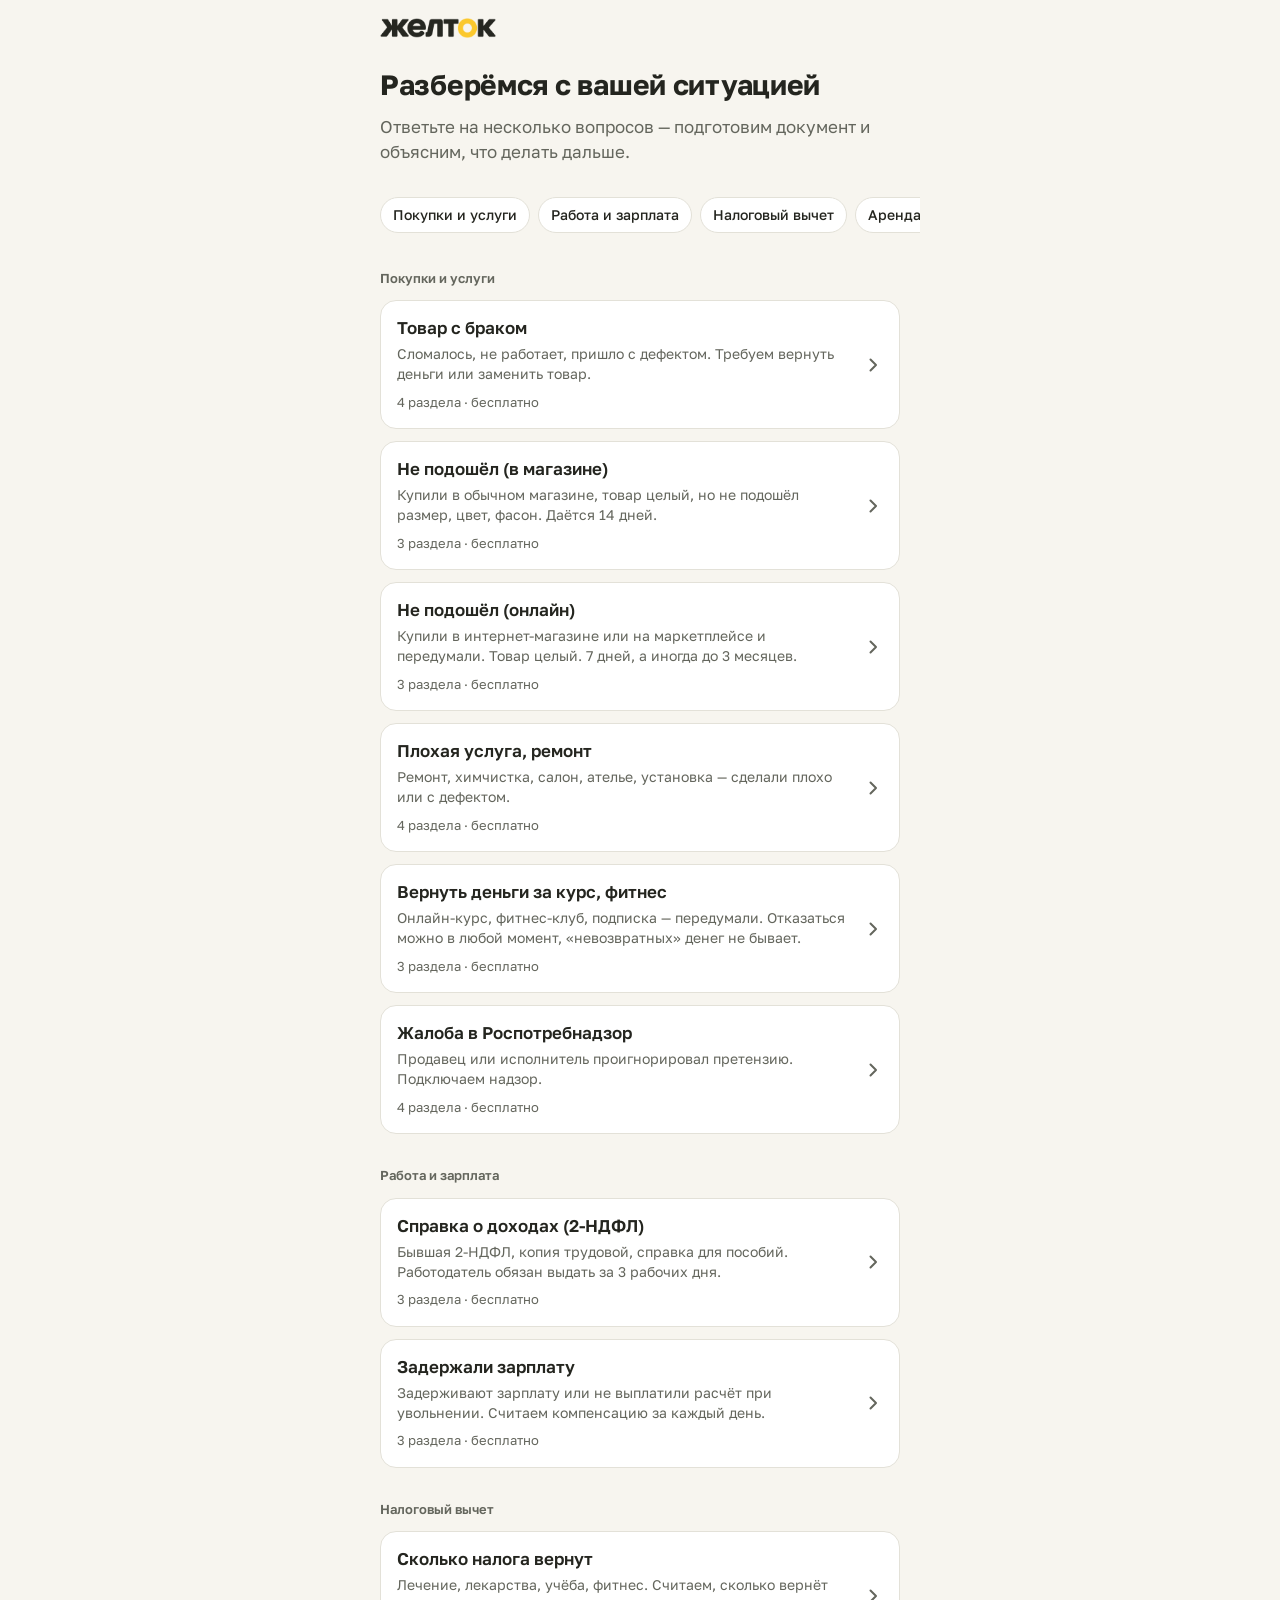
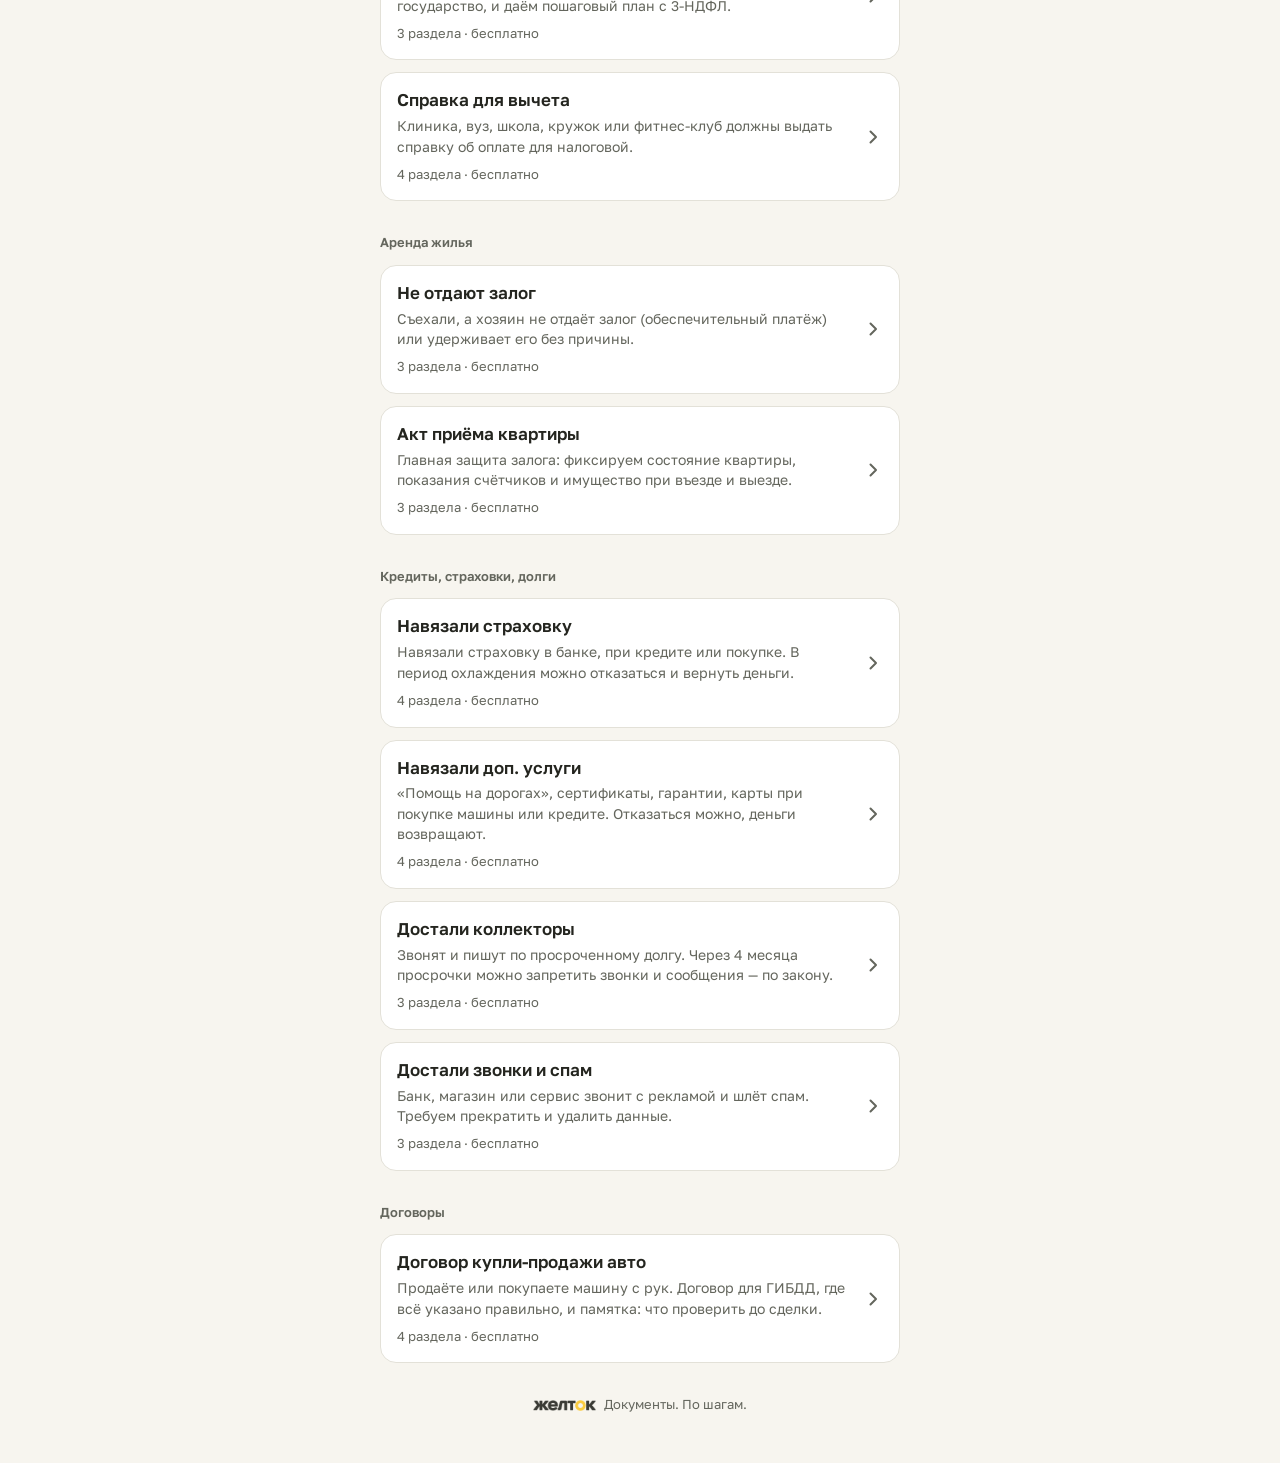
<file: miniapp/index.html>
<!doctype html>
<html lang="ru" data-theme="light">
<head>
<meta charset="utf-8">
<meta name="viewport" content="width=device-width, initial-scale=1, viewport-fit=cover">
<meta name="color-scheme" content="light dark">
<title>Желток — Документы. По шагам.</title>
<link rel="preconnect" href="https://fonts.googleapis.com">
<link rel="preconnect" href="https://fonts.gstatic.com" crossorigin>
<link href="https://fonts.googleapis.com/css2?family=Golos+Text:wght@400;500;600;700&display=swap" rel="stylesheet">
<link rel="stylesheet" href="app.css">
<script src="https://telegram.org/js/telegram-web-app.js"></script>
</head>
<body>
<div class="shell">
  <header class="topbar">
    <button class="back" id="back" type="button" aria-label="Назад" hidden>
      <svg width="20" height="20" viewBox="0 0 20 20" aria-hidden="true"><path d="M12.5 4.5 7 10l5.5 5.5" fill="none" stroke="currentColor" stroke-width="2" stroke-linecap="round" stroke-linejoin="round"/></svg>
    </button>
    <img class="wordmark" id="wordmark" src="img/wordmark.png" alt="желток" width="96" height="17">
  </header>
  <main id="app" class="screen" aria-live="polite">
    <p class="muted">Загружаем…</p>
  </main>
  <footer class="brandline" id="brandline">
    <img src="img/wordmark.png" alt="" width="64" height="11" class="brandline-mark" id="brandmark">
    <span>Документы. По шагам.</span>
  </footer>
</div>
<div class="cta-bar" id="ctabar" hidden>
  <button type="button" class="btn btn-primary" id="cta"></button>
</div>
<script src="logic.js"></script>
<script src="app.js"></script>
</body>
</html>
</file>
<file: miniapp/app.css>
/* Желток — Mini App. Токены в одном месте; тёмная тема — отдельные контрастные значения. */
:root {
  --bg: #F7F5EF;
  --surface: #FFFFFF;
  --text: #24251F;
  --muted: #64665D;
  --yellow: #F4C542;
  --yellow-soft: #FFF3C4;
  --line: #E3E1D8;
  --ok: #26734D;
  --err: #B33832;
  --on-yellow: #24251F;
  --focus: #24251F;

  --s1: 4px; --s2: 8px; --s3: 12px; --s4: 16px; --s5: 24px; --s6: 32px; --s7: 48px;
  --gutter: 20px;
  --r-field: 12px; --r-card: 16px;
  --font: "Golos Text", -apple-system, BlinkMacSystemFont, "Segoe UI", Roboto, "Helvetica Neue", Arial, sans-serif;
  --t: 180ms;
}
:root[data-theme="dark"] {
  --bg: #171814;
  --surface: #212220;
  --text: #F2F0E8;
  --muted: #A9AA9F;
  --yellow: #F4C542;
  --yellow-soft: #3A3219;
  --line: #34352F;
  --ok: #6BC794;
  --err: #F08A83;
  --on-yellow: #24251F;
  --focus: #F4C542;
}
@media (prefers-reduced-motion: reduce) { :root { --t: 0ms; } }

* { box-sizing: border-box; }
html, body { margin: 0; background: var(--bg); color: var(--text); }
body {
  font-family: var(--font); font-size: 16px; line-height: 1.5;
  -webkit-font-smoothing: antialiased; -webkit-text-size-adjust: 100%;
  overflow-x: hidden;
}
button, input, textarea { font: inherit; color: inherit; }
img { display: block; }

.shell { max-width: 560px; margin: 0 auto; min-height: 100vh; display: flex; flex-direction: column;
  padding: 0 var(--gutter); padding-bottom: calc(var(--s6) + env(safe-area-inset-bottom)); }
body.has-cta .shell { padding-bottom: calc(104px + env(safe-area-inset-bottom)); }

/* ---------- верхняя панель */
.topbar { display: flex; align-items: center; gap: var(--s2); min-height: 56px; padding-top: env(safe-area-inset-top); }
.wordmark { height: 20px; width: auto; }
.back { display: inline-flex; align-items: center; justify-content: center; width: 44px; height: 44px; margin-left: -12px;
  border: 0; background: transparent; border-radius: var(--r-field); cursor: pointer; color: var(--text); }
.back[hidden] { display: none; }

/* ---------- экран */
.screen { flex: 1; padding-top: var(--s3); animation: enter var(--t) ease-out; }
@keyframes enter { from { opacity: 0; transform: translateY(4px); } to { opacity: 1; transform: none; } }
h1 { font-size: 28px; line-height: 1.2; font-weight: 700; letter-spacing: -0.01em; margin: 0 0 var(--s3); }
h2 { font-size: 20px; line-height: 1.3; font-weight: 600; margin: 0 0 var(--s3); }
h3 { font-size: 16px; line-height: 1.4; font-weight: 600; margin: 0 0 var(--s3); }
p { margin: 0 0 var(--s4); }
.lead { color: var(--muted); font-size: 17px; margin-bottom: var(--s6); }
.muted { color: var(--muted); }
.small { font-size: 14px; line-height: 1.45; }
.eyebrow { font-size: 13px; line-height: 1.4; color: var(--muted); margin: 0 0 var(--s2); font-weight: 500; }
.stack > * + * { margin-top: var(--s3); }
.section-head { display: flex; align-items: baseline; justify-content: space-between; gap: var(--s3); }
.section-head .section-title { margin-bottom: var(--s3); }
.section-head .btn-link { margin: 0; }
.section-title { font-size: 13px; font-weight: 600; color: var(--muted); margin: var(--s6) 0 var(--s3); scroll-margin-top: var(--s4); }
.chips { display: flex; gap: var(--s2); overflow-x: auto; margin: 0 calc(-1 * var(--gutter)); padding: 0 var(--gutter) var(--s1);
  scrollbar-width: none; -webkit-overflow-scrolling: touch; }
.chips::-webkit-scrollbar { display: none; }
.chip { flex: none; min-height: 36px; padding: 0 var(--s3); border: 1px solid var(--line); border-radius: 999px;
  background: var(--surface); font-size: 14px; font-weight: 500; cursor: pointer; white-space: nowrap;
  transition: border-color var(--t); }
.chip:hover { border-color: var(--muted); }
.chip:focus-visible { outline: 2px solid var(--focus); outline-offset: 2px; }

/* ---------- карточки */
.card { background: var(--surface); border: 1px solid var(--line); border-radius: var(--r-card); padding: var(--s4); }
.card + .card { margin-top: var(--s3); }
.card-soft { background: var(--yellow-soft); border-color: transparent; }
.card-err { border-color: var(--err); }
.card-err h2 { color: var(--err); }

.choice-card { display: flex; align-items: center; gap: var(--s3); width: 100%; text-align: left; cursor: pointer;
  background: var(--surface); border: 1px solid var(--line); border-radius: var(--r-card); padding: var(--s4);
  min-height: 72px; transition: border-color var(--t), background var(--t); }
.choice-card + .choice-card { margin-top: var(--s3); }
.choice-card:hover { border-color: var(--muted); }
.choice-card .title { font-weight: 600; font-size: 17px; line-height: 1.35; display: block; }
.choice-card .desc { color: var(--muted); font-size: 14px; line-height: 1.45; display: block; margin-top: var(--s1); }
.choice-card .meta { color: var(--muted); font-size: 13px; display: block; margin-top: var(--s2); }
.choice-card .body { flex: 1; min-width: 0; }
.chev { flex: none; color: var(--muted); }

/* ---------- прогресс по разделам */
.progress { display: flex; gap: var(--s1); margin: 0 0 var(--s4); }
.progress span { flex: 1; height: 4px; border-radius: 2px; background: var(--line); transition: background var(--t); }
.progress span.done { background: var(--text); }
.progress span.now { background: var(--yellow); }

/* ---------- поля */
.field-label { display: block; font-size: 20px; line-height: 1.3; font-weight: 600; margin: 0 0 var(--s3); }
.hint { font-size: 14px; color: var(--muted); margin: var(--s2) 0 0; }
.why { font-size: 14px; color: var(--muted); margin: 0 0 var(--s3); }
.input { width: 100%; min-height: 52px; padding: 13px var(--s4); background: var(--surface); border: 1px solid var(--line);
  border-radius: var(--r-field); outline: none; transition: border-color var(--t), box-shadow var(--t); font-size: 17px; }
textarea.input { min-height: 120px; resize: vertical; line-height: 1.5; }
.input:focus { border-color: var(--focus); box-shadow: 0 0 0 3px var(--yellow-soft); }
.input[aria-invalid="true"] { border-color: var(--err); }
.error { color: var(--err); font-size: 14px; margin: var(--s2) 0 0; min-height: 0; }
.error:empty { display: none; }

.option { display: flex; align-items: center; gap: var(--s3); width: 100%; text-align: left; cursor: pointer;
  min-height: 56px; padding: var(--s3) var(--s4); background: var(--surface); border: 1px solid var(--line);
  border-radius: var(--r-field); transition: border-color var(--t), background var(--t); font-size: 16px; line-height: 1.4; }
.option + .option { margin-top: var(--s2); }
.option .mark { flex: none; width: 20px; height: 20px; border-radius: 50%; border: 2px solid var(--line); position: relative; }
.option.multi .mark { border-radius: 6px; }
.option[aria-checked="true"], .option[aria-pressed="true"] { border-color: var(--text); background: var(--yellow-soft); }
.option[aria-checked="true"] .mark, .option[aria-pressed="true"] .mark { border-color: var(--text); background: var(--yellow); }
.option[aria-checked="true"] .mark::after, .option[aria-pressed="true"] .mark::after {
  content: ""; position: absolute; inset: 4px; border-radius: inherit; background: var(--on-yellow); }
.option.multi[aria-pressed="true"] .mark::after { inset: auto; left: 5px; top: 1px; width: 5px; height: 10px; border-radius: 0;
  background: transparent; border: solid var(--on-yellow); border-width: 0 2px 2px 0; transform: rotate(45deg); }

/* ---------- кнопки */
.btn { display: inline-flex; align-items: center; justify-content: center; gap: var(--s2); min-height: 52px; padding: 0 var(--s5);
  border-radius: var(--r-field); border: 1px solid transparent; font-weight: 600; font-size: 17px; cursor: pointer;
  transition: opacity var(--t), background var(--t); width: 100%; }
.btn-primary { background: var(--yellow); color: var(--on-yellow); }
.btn-primary:disabled { opacity: .45; cursor: default; }
.btn-secondary { background: var(--surface); border-color: var(--line); color: var(--text); }
.btn-link { background: transparent; border: 0; color: var(--text); text-decoration: underline; text-underline-offset: 3px;
  min-height: 44px; padding: 0; width: auto; font-weight: 500; font-size: 15px; }
.row-actions { display: flex; gap: var(--s3); margin-top: var(--s4); flex-wrap: wrap; }
.row-actions .btn { flex: 1 1 140px; }
:focus-visible { outline: 2px solid var(--focus); outline-offset: 2px; }

.cta-bar { position: fixed; left: 0; right: 0; bottom: 0; z-index: 5; background: var(--bg);
  border-top: 1px solid var(--line); padding: var(--s3) var(--gutter) calc(var(--s3) + env(safe-area-inset-bottom)); }
.cta-bar .btn { max-width: 520px; margin: 0 auto; display: flex; }
.cta-bar[hidden] { display: none; }

/* ---------- сводка */
.summary-card { padding: 0; }
.summary-card h3 { padding: var(--s4) var(--s4) 0; margin-bottom: var(--s1); }
.srow { display: flex; align-items: flex-start; gap: var(--s3); padding: var(--s3) var(--s4); border-top: 1px solid var(--line); }
.summary-card h3 + .srow { border-top: 0; }
.srow .k { font-size: 13px; color: var(--muted); display: block; }
.srow .v { display: block; overflow-wrap: anywhere; }
.srow .v.missing { color: var(--muted); font-style: italic; }
.srow .body { flex: 1; min-width: 0; }
.srow .edit { flex: none; min-height: 44px; font-size: 14px; }

.check { display: flex; gap: var(--s3); align-items: flex-start; cursor: pointer; }
.check input { width: 22px; height: 22px; margin: 2px 0 0; accent-color: var(--text); flex: none; }
details { margin-top: var(--s3); }
summary { cursor: pointer; font-size: 14px; color: var(--muted); text-decoration: underline; text-underline-offset: 3px; min-height: 32px; }

.list { margin: 0; padding-left: 20px; }
.list li + li { margin-top: var(--s1); }

/* ---------- подвал с брендом */
.brandline { display: flex; align-items: center; justify-content: center; gap: var(--s2); color: var(--muted);
  font-size: 13px; padding: var(--s6) 0 var(--s4); }
.brandline-mark { height: 11px; width: auto; opacity: .9; }

.center { text-align: center; }
.state { padding-top: var(--s7); text-align: center; }
.state .big-mark { width: 180px; height: auto; margin: 0 auto var(--s5); }

/* ---------- мои дела */
.case-card { min-height: 64px; }
.case-card .meta { display: flex; align-items: center; gap: var(--s2); margin-top: var(--s1); }
.case-card .dot { width: 8px; height: 8px; border-radius: 50%; background: var(--line); flex: none; }
.case-card.stage-prepared .dot, .case-card.stage-next .dot { background: var(--yellow); }
.case-card.stage-sent .dot { background: var(--muted); }
.case-card.stage-resolved .dot { background: var(--ok); }
.timeline { list-style: none; margin: var(--s5) 0; padding: 0; }
.timeline li { display: flex; gap: var(--s3); position: relative; padding-bottom: var(--s4); }
.timeline li:not(:last-child)::before { content: ""; position: absolute; left: 11px; top: 26px; bottom: 2px; width: 2px; background: var(--line); }
.tl-mark { width: 24px; height: 24px; border-radius: 50%; border: 2px solid var(--line); flex: none; display: flex;
  align-items: center; justify-content: center; font-size: 13px; font-weight: 700; background: var(--surface); }
.tl-mark.done { background: var(--yellow); border-color: var(--yellow); color: var(--on-yellow); }
.tl-body { display: flex; flex-direction: column; padding-top: 1px; }
.tl-title { font-weight: 600; }
.tl-meta { color: var(--muted); font-size: 14px; }
.stack > .btn { width: 100%; }

[role="list"] + .chips { margin-top: var(--s5); }
.feedback-cta { margin-top: var(--s6); }
.feedback-cta .btn { width: 100%; }
</file>
